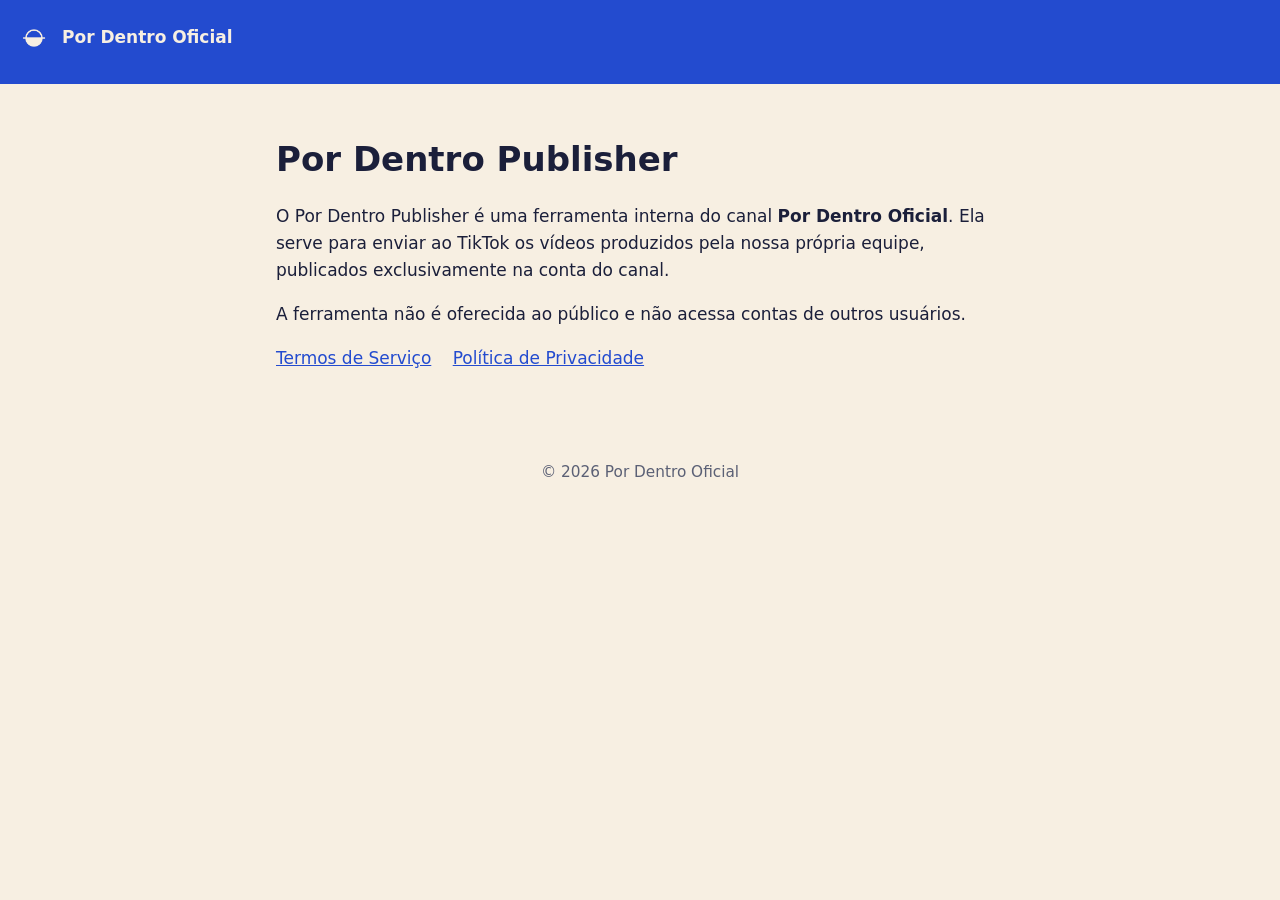
<file: index.html>
<!doctype html>
<html lang="pt-BR">
<head>
<meta charset="utf-8">
<meta name="viewport" content="width=device-width, initial-scale=1">
<title>Por Dentro Publisher</title>
<link rel="icon" href="icon.png">
<link rel="stylesheet" href="style.css">
</head>
<body>
<header><a href="./"><img src="icon.png" alt="">Por Dentro Oficial</a></header>
<main>
  <h1>Por Dentro Publisher</h1>
  <p>O Por Dentro Publisher é uma ferramenta interna do canal <strong>Por Dentro Oficial</strong>. Ela serve para enviar ao TikTok os vídeos produzidos pela nossa própria equipe, publicados exclusivamente na conta do canal.</p>
  <p>A ferramenta não é oferecida ao público e não acessa contas de outros usuários.</p>
  <nav>
    <a href="terms.html">Termos de Serviço</a>
    <a href="privacy.html">Política de Privacidade</a>
  </nav>
</main>
<footer>© 2026 Por Dentro Oficial</footer>
</body>
</html>
</file>
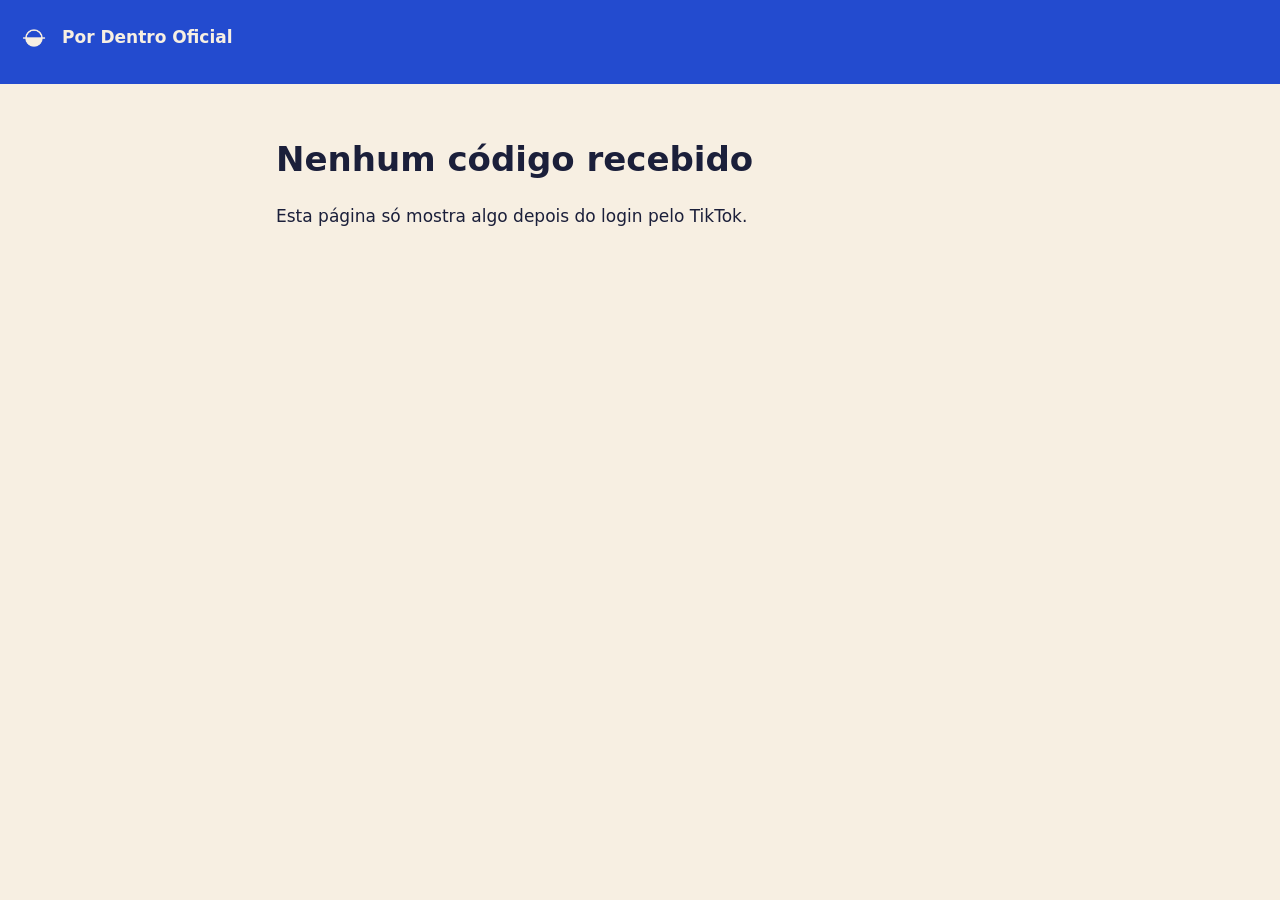
<file: callback.html>
<!doctype html>
<html lang="pt-BR">
<head>
<meta charset="utf-8">
<meta name="viewport" content="width=device-width, initial-scale=1">
<meta name="robots" content="noindex">
<title>Autorização TikTok</title>
<link rel="icon" href="icon.png">
<link rel="stylesheet" href="style.css">
</head>
<body>
<header><a href="./"><img src="icon.png" alt="">Por Dentro Oficial</a></header>
<main>
  <h1 id="title">Autorização recebida</h1>
  <p id="msg">Copie o código abaixo e cole no script de postagem. Ele expira em poucos minutos.</p>
  <div class="box" id="code"></div>
  <button id="copy" type="button">Copiar código</button>
</main>
<script>
  const p = new URLSearchParams(location.search);
  const code = p.get("code");
  const err = p.get("error");
  if (!code) {
    document.getElementById("title").textContent = err ? "Autorização negada" : "Nenhum código recebido";
    document.getElementById("msg").textContent = err
      ? "O TikTok retornou: " + (p.get("error_description") || err)
      : "Esta página só mostra algo depois do login pelo TikTok.";
    document.getElementById("code").remove();
    document.getElementById("copy").remove();
  } else {
    document.getElementById("code").textContent = code;
    document.getElementById("copy").onclick = async () => {
      try { await navigator.clipboard.writeText(code); document.getElementById("copy").textContent = "Copiado!"; } catch (e) {}
    };
  }
</script>
</body>
</html>
</file>
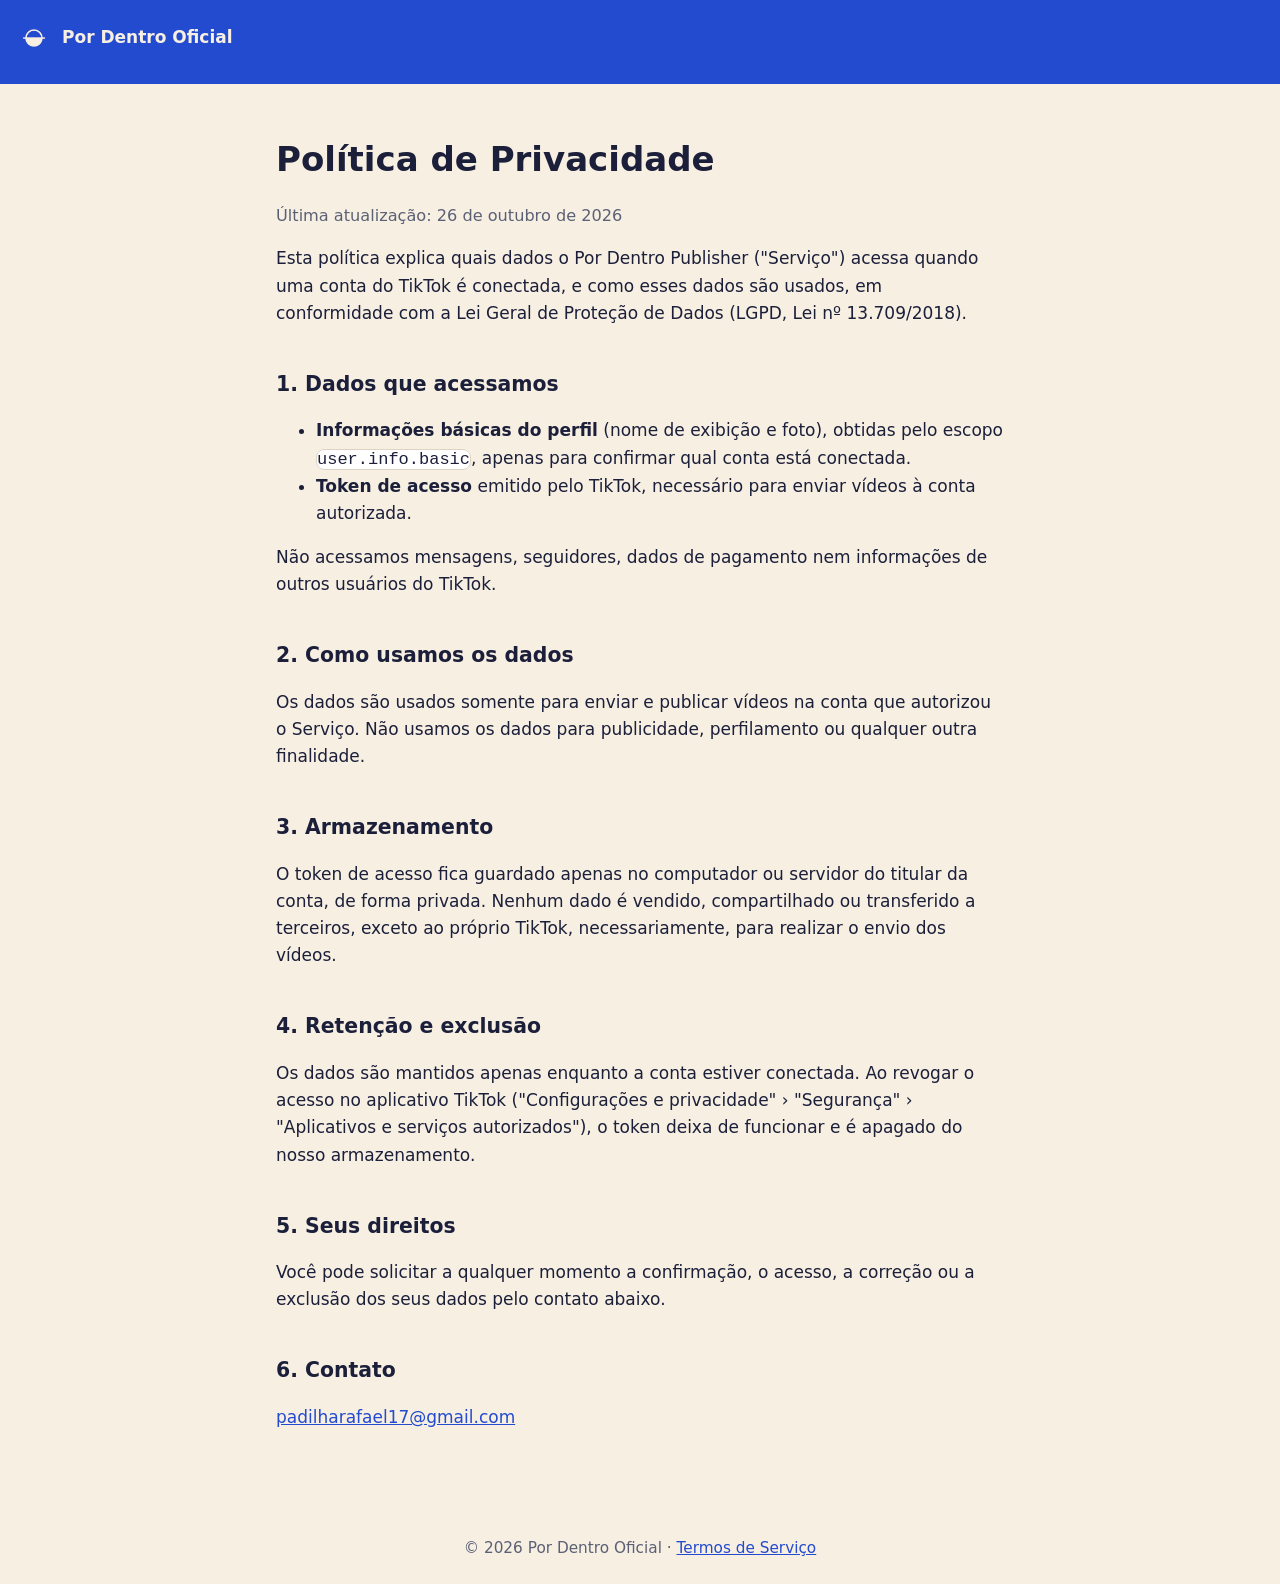
<file: privacy.html>
<!doctype html>
<html lang="pt-BR">
<head>
<meta charset="utf-8">
<meta name="viewport" content="width=device-width, initial-scale=1">
<title>Política de Privacidade</title>
<link rel="icon" href="icon.png">
<link rel="stylesheet" href="style.css">
</head>
<body>
<header><a href="./"><img src="icon.png" alt="">Por Dentro Oficial</a></header>
<main>
  <h1>Política de Privacidade</h1>
  <p class="muted">Última atualização: 26 de outubro de 2026</p>

  <p>Esta política explica quais dados o Por Dentro Publisher ("Serviço") acessa quando uma conta do TikTok é conectada, e como esses dados são usados, em conformidade com a Lei Geral de Proteção de Dados (LGPD, Lei nº 13.709/2018).</p>

  <h2>1. Dados que acessamos</h2>
  <ul>
    <li><strong>Informações básicas do perfil</strong> (nome de exibição e foto), obtidas pelo escopo <code>user.info.basic</code>, apenas para confirmar qual conta está conectada.</li>
    <li><strong>Token de acesso</strong> emitido pelo TikTok, necessário para enviar vídeos à conta autorizada.</li>
  </ul>
  <p>Não acessamos mensagens, seguidores, dados de pagamento nem informações de outros usuários do TikTok.</p>

  <h2>2. Como usamos os dados</h2>
  <p>Os dados são usados somente para enviar e publicar vídeos na conta que autorizou o Serviço. Não usamos os dados para publicidade, perfilamento ou qualquer outra finalidade.</p>

  <h2>3. Armazenamento</h2>
  <p>O token de acesso fica guardado apenas no computador ou servidor do titular da conta, de forma privada. Nenhum dado é vendido, compartilhado ou transferido a terceiros, exceto ao próprio TikTok, necessariamente, para realizar o envio dos vídeos.</p>

  <h2>4. Retenção e exclusão</h2>
  <p>Os dados são mantidos apenas enquanto a conta estiver conectada. Ao revogar o acesso no aplicativo TikTok ("Configurações e privacidade" › "Segurança" › "Aplicativos e serviços autorizados"), o token deixa de funcionar e é apagado do nosso armazenamento.</p>

  <h2>5. Seus direitos</h2>
  <p>Você pode solicitar a qualquer momento a confirmação, o acesso, a correção ou a exclusão dos seus dados pelo contato abaixo.</p>

  <h2>6. Contato</h2>
  <p><a href="mailto:padilharafael17@gmail.com">padilharafael17@gmail.com</a></p>
</main>
<footer>© 2026 Por Dentro Oficial · <a href="terms.html">Termos de Serviço</a></footer>
</body>
</html>
</file>
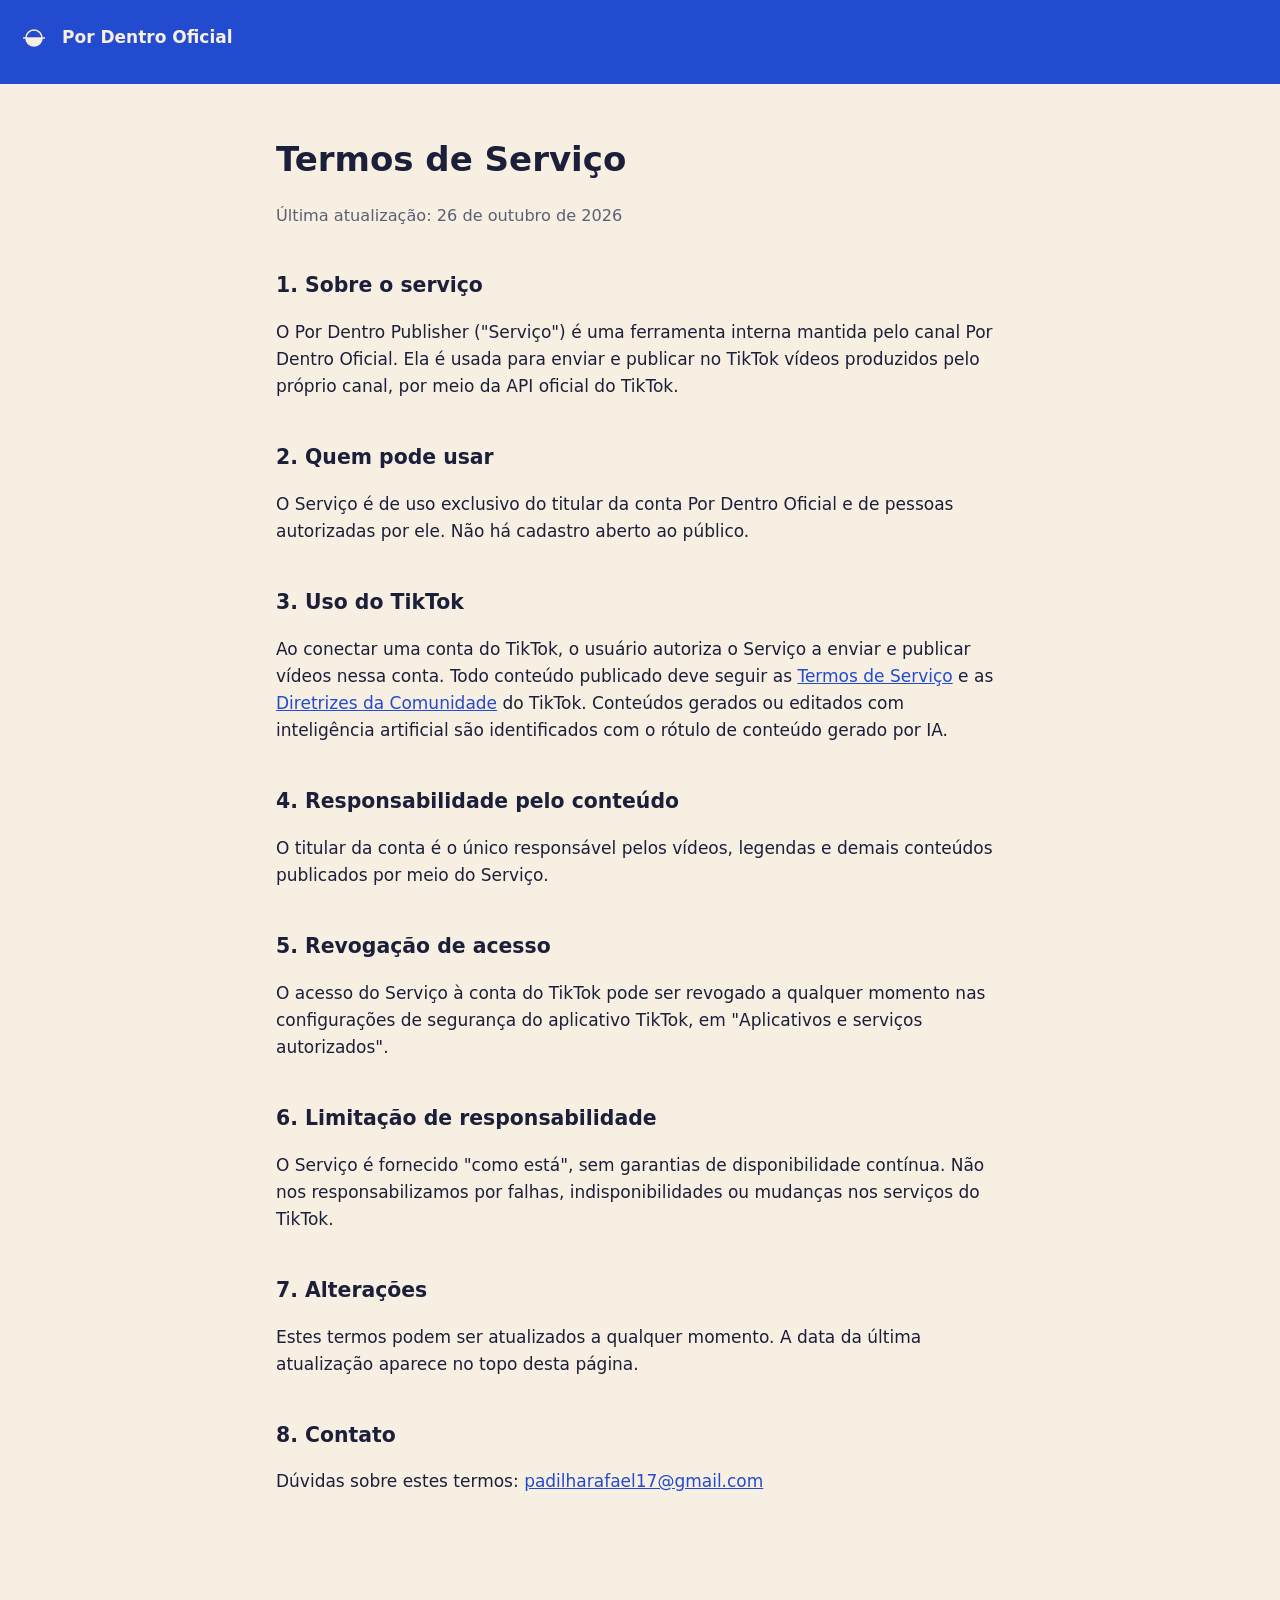
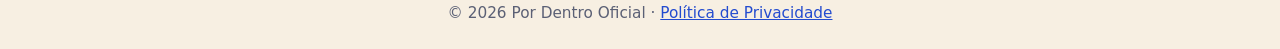
<file: terms.html>
<!doctype html>
<html lang="pt-BR">
<head>
<meta charset="utf-8">
<meta name="viewport" content="width=device-width, initial-scale=1">
<title>Termos de Serviço</title>
<link rel="icon" href="icon.png">
<link rel="stylesheet" href="style.css">
</head>
<body>
<header><a href="./"><img src="icon.png" alt="">Por Dentro Oficial</a></header>
<main>
  <h1>Termos de Serviço</h1>
  <p class="muted">Última atualização: 26 de outubro de 2026</p>

  <h2>1. Sobre o serviço</h2>
  <p>O Por Dentro Publisher ("Serviço") é uma ferramenta interna mantida pelo canal Por Dentro Oficial. Ela é usada para enviar e publicar no TikTok vídeos produzidos pelo próprio canal, por meio da API oficial do TikTok.</p>

  <h2>2. Quem pode usar</h2>
  <p>O Serviço é de uso exclusivo do titular da conta Por Dentro Oficial e de pessoas autorizadas por ele. Não há cadastro aberto ao público.</p>

  <h2>3. Uso do TikTok</h2>
  <p>Ao conectar uma conta do TikTok, o usuário autoriza o Serviço a enviar e publicar vídeos nessa conta. Todo conteúdo publicado deve seguir as <a href="https://www.tiktok.com/legal/terms-of-service">Termos de Serviço</a> e as <a href="https://www.tiktok.com/community-guidelines">Diretrizes da Comunidade</a> do TikTok. Conteúdos gerados ou editados com inteligência artificial são identificados com o rótulo de conteúdo gerado por IA.</p>

  <h2>4. Responsabilidade pelo conteúdo</h2>
  <p>O titular da conta é o único responsável pelos vídeos, legendas e demais conteúdos publicados por meio do Serviço.</p>

  <h2>5. Revogação de acesso</h2>
  <p>O acesso do Serviço à conta do TikTok pode ser revogado a qualquer momento nas configurações de segurança do aplicativo TikTok, em "Aplicativos e serviços autorizados".</p>

  <h2>6. Limitação de responsabilidade</h2>
  <p>O Serviço é fornecido "como está", sem garantias de disponibilidade contínua. Não nos responsabilizamos por falhas, indisponibilidades ou mudanças nos serviços do TikTok.</p>

  <h2>7. Alterações</h2>
  <p>Estes termos podem ser atualizados a qualquer momento. A data da última atualização aparece no topo desta página.</p>

  <h2>8. Contato</h2>
  <p>Dúvidas sobre estes termos: <a href="mailto:padilharafael17@gmail.com">padilharafael17@gmail.com</a></p>
</main>
<footer>© 2026 Por Dentro Oficial · <a href="privacy.html">Política de Privacidade</a></footer>
</body>
</html>
</file>
<file: style.css>
:root { --bg: #f7efe2; --fg: #1b1f3a; --brand: #234bcf; --muted: #5b6075; }
* { box-sizing: border-box; }
body { margin: 0; background: var(--bg); color: var(--fg); font: 17px/1.6 system-ui, -apple-system, "Segoe UI", Roboto, sans-serif; }
header { background: var(--brand); color: var(--bg); padding: 20px 16px; }
header a { color: var(--bg); text-decoration: none; font-weight: 700; display: inline-flex; align-items: center; gap: 10px; }
header img { width: 36px; height: 36px; border-radius: 8px; }
main { max-width: 760px; margin: 0 auto; padding: 32px 16px 64px; }
h1 { line-height: 1.2; }
h2 { margin-top: 2em; font-size: 1.2em; }
a { color: var(--brand); }
.muted { color: var(--muted); font-size: .95em; }
nav a { margin-right: 16px; }
code, .box { background: #fff; border: 1px solid #ddd3c2; border-radius: 8px; }
.box { padding: 12px; word-break: break-all; font-family: ui-monospace, Consolas, monospace; }
button { margin-top: 12px; padding: 10px 18px; border: 0; border-radius: 8px; background: var(--brand); color: #fff; font: inherit; cursor: pointer; }
footer { text-align: center; padding: 24px 16px; color: var(--muted); font-size: .9em; }
</file>
